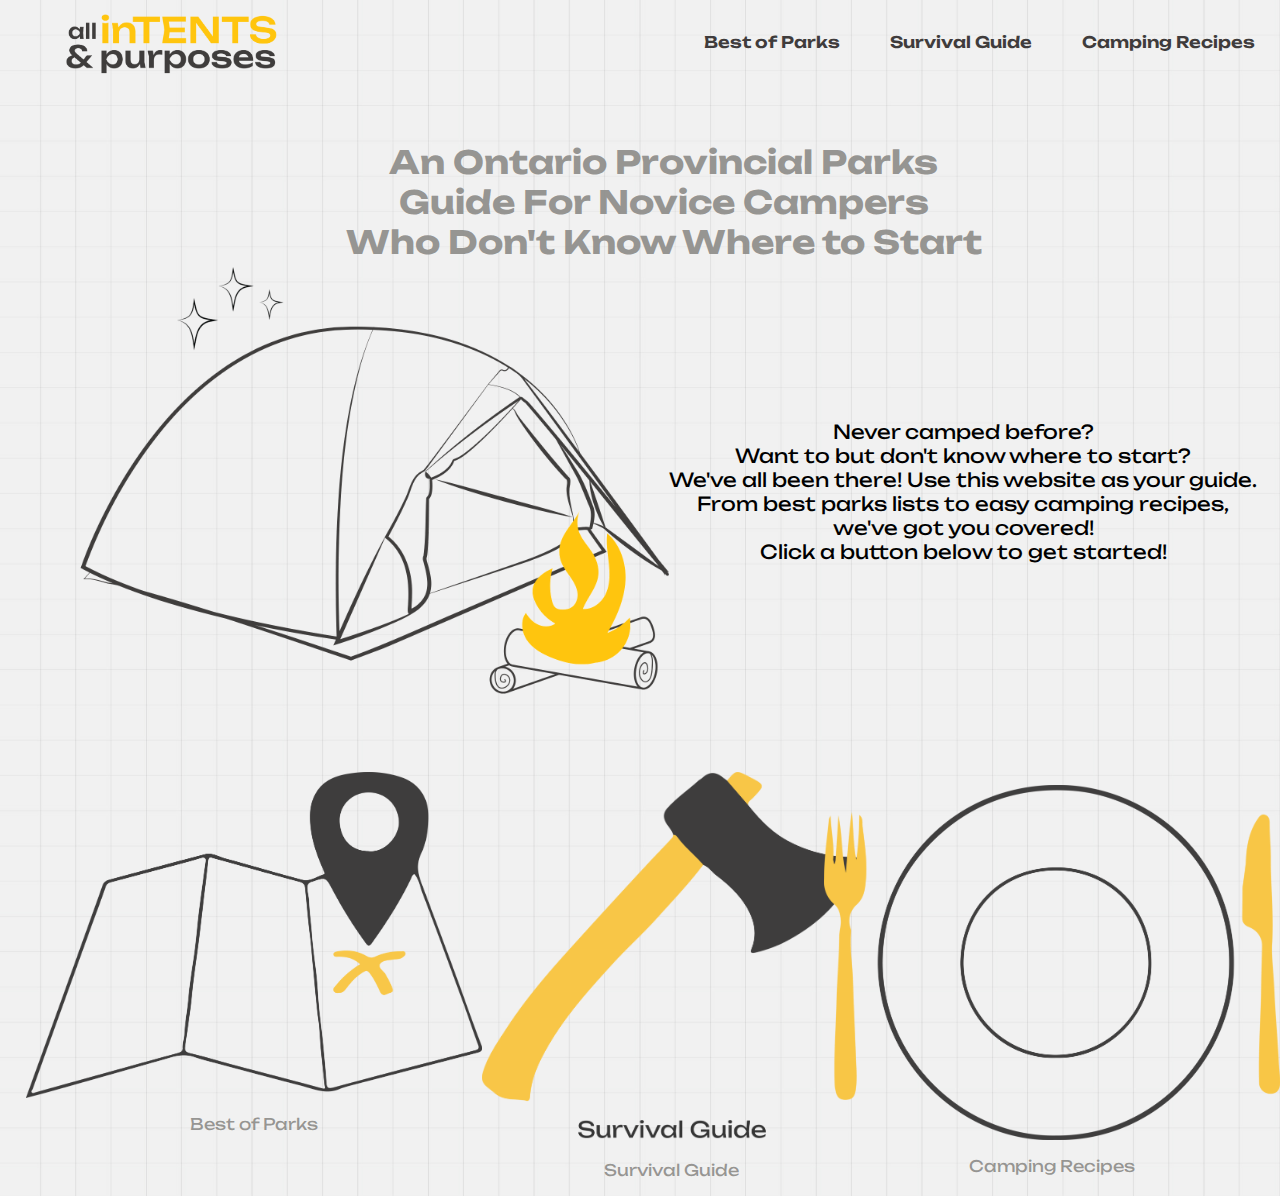
<file: index.html>
<html lang="en">
<head>
    <meta charset="UTF-8">
    <meta http-equiv="X-UA-Compatible" content="IE=edge">
    <meta name="viewport" content="width=device-width, initial-scale=1.0">
    <title>HOME</title>
    <link rel="stylesheet" href="./style.css">
    <link rel="icon" href="Images/Icon.png">
</head>

<body>

    <body>
        <div class="hero">
            <nav>
                <h2 class="LOGO"> <a href="../index.html"> <img src="Images/LOGO.png" alt="All Intents and Purposes Logo"  width="125%"><a href="index.html"></a> </h2>
                <ul>
                    <li> <a href="html/bestofparks.html">Best of Parks</a></li>
                    <li> <a href="html/survivalguide.html">Survival Guide</a></li>
                    <li> <a href="html/campingrecipes.html">Camping Recipes</a></li>
                </ul>
            </nav>
            </div>
        <br> <br>
        <h1> An Ontario Provincial Parks <br> Guide For Novice Campers <br> Who Don't Know Where to Start </h1>        
    </div>
    <br><br><br><br><br><br>
    

 
    <section class="intro2">
        <div class="introd tentimg"> <img src="Images/tent.gif" width="100%"  alt="tent.gif"></div>  
        <div class="introd text"> <h3> </h3><br>Never camped before? <br>Want to but don't know where to start? <br> We've all been there! Use this website as your guide. 
            <br>From best parks lists to easy camping recipes, <br> we've got you covered! <br> Click a button below to get started! </div>
    </section>
    

<div>
<section class="main-buttons"> 
    <div class="button parent1"> <a id="img" href="html/bestofparks.html"> <img id="img" src="Images/button icons-03.png" alt="map" > <p id="label"> Best of Parks </p></div></a>
    <div class="button parent2"> <a id="img" href="html/survivalguide.html"><img id="img" src="Images/button icons-04.png" alt="axe"> <p id="label"> Survival Guide </p></div></a>
    <div class="button parent3"> <a id="img" href="html/campingrecipes.html"><img id="img" src="Images/button icons-05.png" alt="plate"> <p id="label"> Camping Recipes</p></div></a>
</section>
</div>


    
<script src="https://code.jquery.com/jquery-3.6.3.min.js" integrity="sha256-pvPw+upLPUjgMXY0G+8O0xUf+/Im1MZjXxxgOcBQBXU=" crossorigin="anonymous"></script>
<script src="javascript/index.js"></script>
    
</body>
</html>
</file>
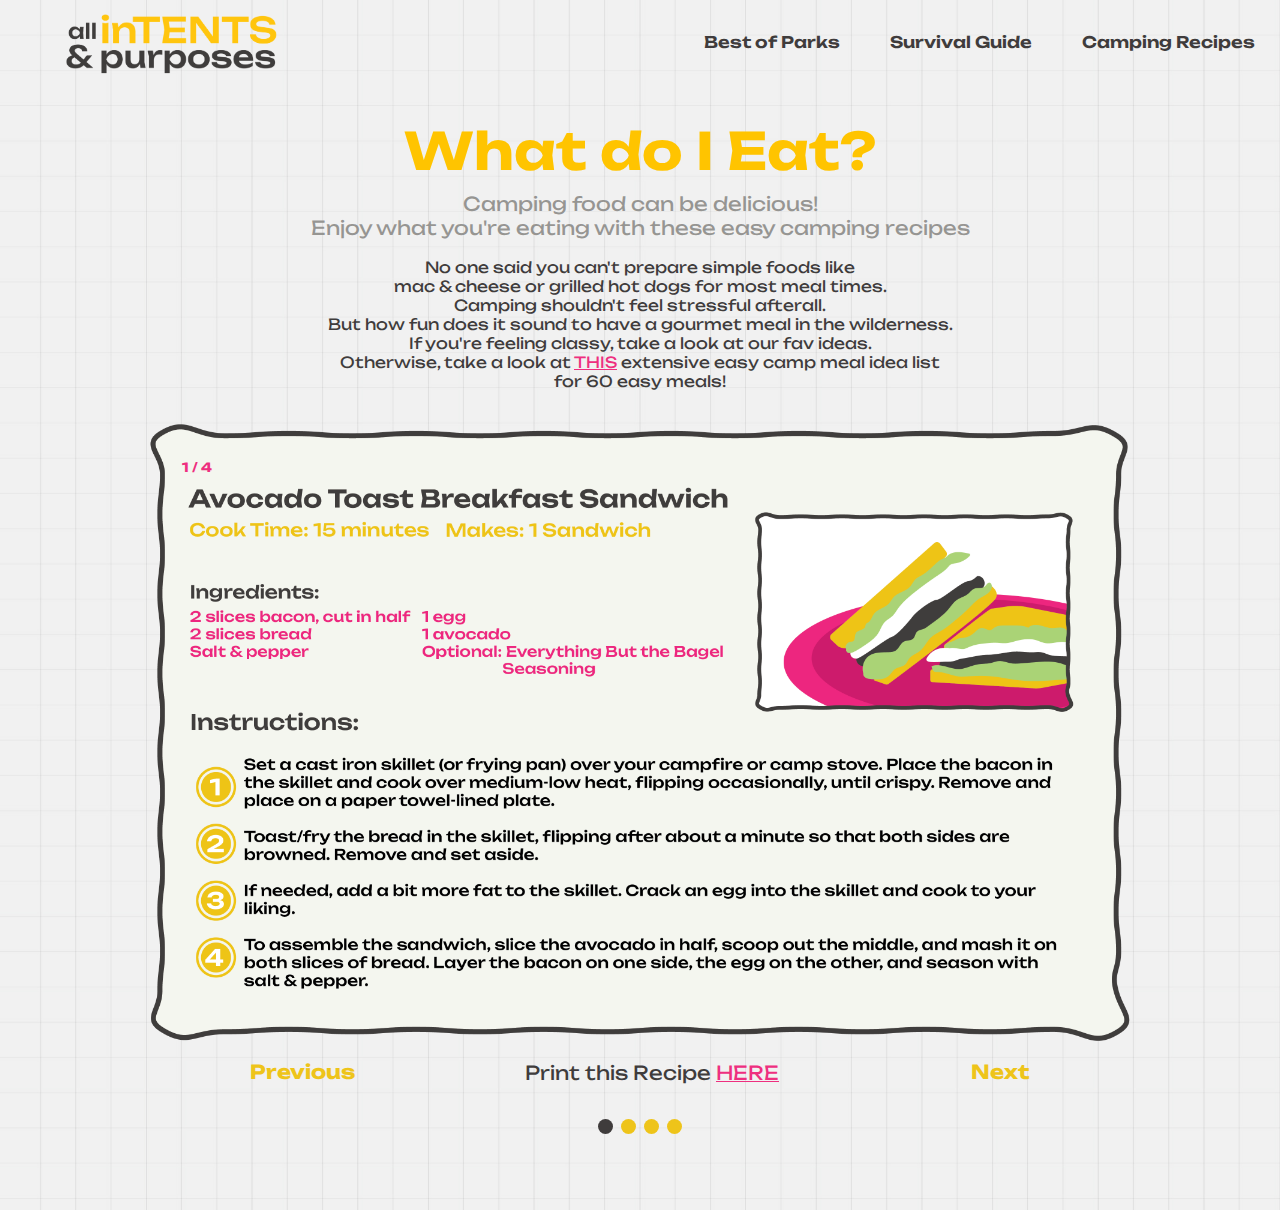
<file: html/campingrecipes.html>
<html lang="en">
<head>
    <meta charset="UTF-8">
    <meta http-equiv="X-UA-Compatible" content="IE=edge">
    <meta name="viewport" content="width=device-width, initial-scale=1.0">
    <title>Camping Recipes</title>
    <link rel="stylesheet" href="../css/recipes.css">
    <link rel="icon" href="../Images/Icon.png">
</head>
<body>
    
    <div class="hero">
        <nav>
            <h2 class="LOGO"> <a href="../index.html"> <img src="../Images/LOGO.png" alt="All Intents and Purposes Logo"  width="125%"><a href="index.html"></a> </h2>
            <ul>
                <li> <a href="../html/bestofparks.html">Best of Parks</a></li>
                <li> <a href="../html/survivalguide.html">Survival Guide</a></li>
                <li> <a href="../html/campingrecipes.html">Camping Recipes</a></li>
            </ul>
        </nav>
        </div>




<h1> What do I Eat? </h1>
<h4> Camping food can be delicious!<br> Enjoy what you're eating with these easy camping recipes </h4>
<br>
<h5> No one said you can't prepare simple foods like <br> mac & cheese or grilled hot dogs for most meal times. <br> Camping shouldn't feel stressful afterall. <br> But how fun does it sound to have a gourmet meal in the wilderness. <br> If you're feeling classy, take a look at our fav ideas. <br> Otherwise, take a look at <a target="_target" href="https://www.takethetruck.com/blog/easy-camping-food">THIS</a> extensive easy camp meal idea list <br> for 60 easy meals!  </h5>

<div class="slideshow-container">

    <div class="mySlides fade">
      <div class="numbertext">1 / 4</div>
      <img src="../Images/recipe cards-01.png" style="width:100%">
      <div class="text">Print this Recipe <a target="_blank" href="https://www.freshoffthegrid.com/wprm_print/8610">HERE</a></div>
    </div>
  
    <div class="mySlides fade">
      <div class="numbertext">2 / 4</div>
      <img src="../Images/recipe cards-02.png" style="width:100%">
      <div class="text">Print this Recipe <a target="_blank" href="https://www.bowlofdelicious.com/wprm_print/22890">HERE</a></div>
    </div>
  
    <div class="mySlides fade">
      <div class="numbertext">3 / 4</div>
      <img src="../Images/recipe cards-03.png" style="width:100%">
      <div class="text">Print this Recipe <a target="_blank" href="https://champagne-tastes.com/wprm_print/50749/">HERE</a></div>
    </div>

    <div class="mySlides fade">
        <div class="numbertext">4 / 4</div>
        <img src="../Images/recipe cards-04.png" style="width:100%">
        <div class="text">Print this Recipe <a target="_blank" href="https://theadventurebite.com/wprm_print/22293">HERE</a></div>
    </div>
  
    <a class="prev" onclick="plusSlides(-1)">Previous</a>
    <a class="next" onclick="plusSlides(1)">Next</a>
  </div>
  <br>
  
  <div style="text-align:center">
    <span class="dot" onclick="currentSlide(1)"></span>
    <span class="dot" onclick="currentSlide(2)"></span>
    <span class="dot" onclick="currentSlide(3)"></span>
    <span class="dot" onclick="currentSlide(4)"></span>
  </div>

<br>
<br>
<br>
<br>

<script src="https://code.jquery.com/jquery-3.6.3.min.js" integrity="sha256-pvPw+upLPUjgMXY0G+8O0xUf+/Im1MZjXxxgOcBQBXU=" crossorigin="anonymous"></script>
<script src="../javascript/recipes.js"></script>
</body>
</html>
</file>
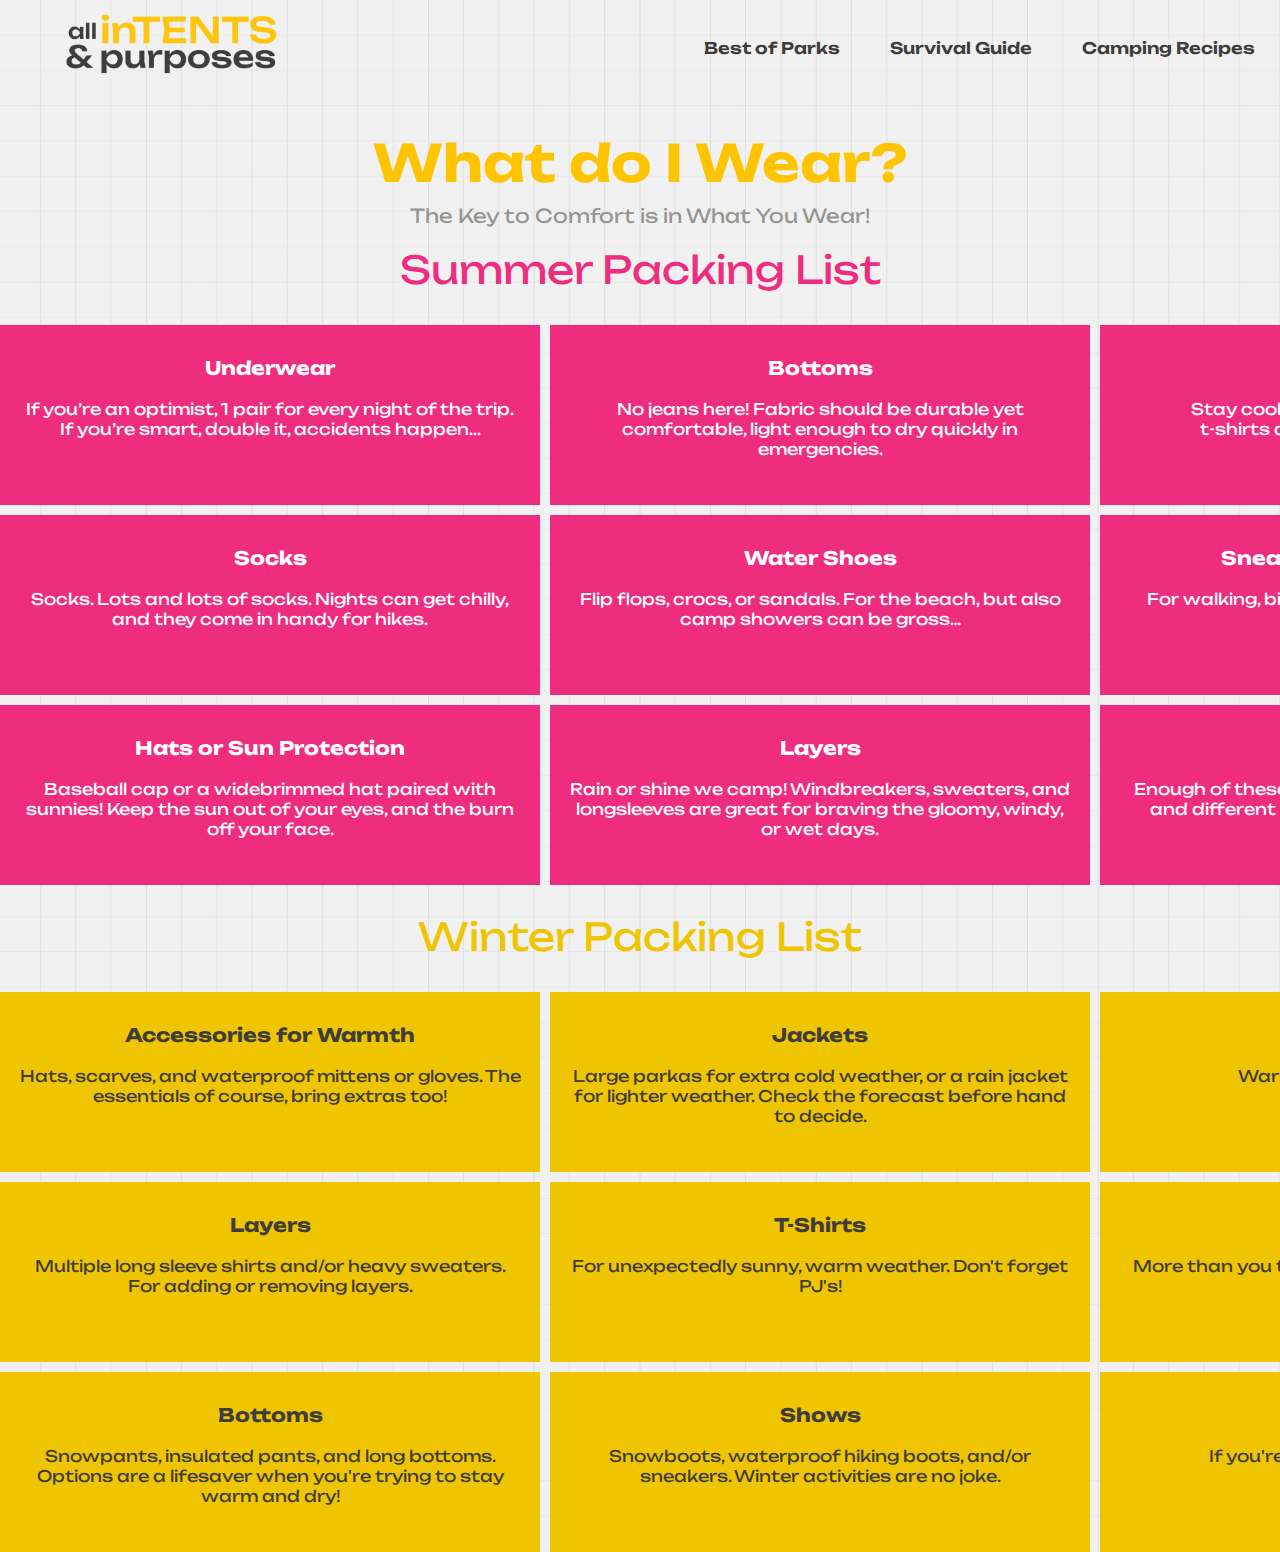
<file: html/clothes.html>
<html lang="en">
<head>
    <meta charset="UTF-8">
    <meta http-equiv="X-UA-Compatible" content="IE=edge">
    <meta name="viewport" content="width=device-width, initial-scale=1.0">
    <title>What do I Wear?</title>
    <link rel="stylesheet" href="../css/clothes.css">
    <link rel="icon" href="../Images/Icon.png">
</head>
<body>
    
    <div class="hero">
        <nav>
            <h2 class="LOGO"> <a href="../index.html"> <img src="../Images/LOGO.png" alt="All Intents and Purposes Logo"  width="125%"><a href="index.html"></a> </h2>
            <ul>
                <li> <a href="../html/bestofparks.html">Best of Parks</a></li>
                <li> <a href="../html/survivalguide.html">Survival Guide</a></li>
                <li> <a href="../html/campingrecipes.html">Camping Recipes</a></li>
            </ul>
        </nav>
        </div>

<h1> What do I Wear? </h1>
<h4> The Key to Comfort is in What You Wear!</h4>
<br>


<h2> Summer Packing List</h2>
<section class="summer-list"style="grid-template-columns: repeat(3, 1fr);">
<div class="item"> <h3>Underwear</h3><p>If you’re an optimist, 1 pair for every night of the trip. 
    If you’re smart, double it, accidents happen...
    </p></div>
<div class="item"> 
    <h3>Bottoms</h3> 
    <p>No jeans here! Fabric should be durable yet comfortable, light enough to dry quickly in emergencies.</p>
</div>
<div class="item"> 
    <h3>Shirts</h3> 
    <p>Stay cool and dry with sweat wicking <br> t-shirts and tanks. Don't forget PJ's!</p>
</div>
<div class="item"> 
    <h3>Socks</h3> 
    <p>Socks. Lots and lots of socks. Nights can get chilly, and they come in handy for hikes.</p>
</div>
<div class="item"> 
    <h3>Water Shoes</h3> 
    <p>Flip flops, crocs, or sandals. For the beach, but also camp showers can be gross…</p>
</div>
<div class="item"> 
    <h3>Sneakers or Hiking Shoes</h3> 
    <p>For walking, biking, or puddle jumping. It can get muddy, fast.</p>
</div>
<div class="item"> 
    <h3>Hats or Sun Protection</h3> 
    <p>Baseball cap or a widebrimmed hat paired with sunnies! Keep the sun out of your eyes, and the burn off your face.</p>
</div>
<div class="item"> 
    <h3>Layers</h3> 
    <p>Rain or shine we camp! Windbreakers, sweaters, and longsleeves are great for braving the gloomy, windy, or wet days.</p>
</div>
<div class="item"> <h3> Swimsuits</h3> <p>Enough of these for drying time in between swims and different looks for those instagram posts!</p></div>
</section>
<br> <br> <br>

<h2 id="winter"> Winter Packing List</h2>
<section class="winter-list"style="grid-template-columns: repeat(3, 1fr);">
    <div class="item2"> 
        <h3>Accessories for Warmth</h3> 
        <p>Hats, scarves, and waterproof mittens or gloves. The essentials of course, bring extras too!
            </p>
    </div>
    <div class="item2"> 
        <h3>Jackets</h3> 
        <p> Large parkas for extra cold weather, or a rain jacket for lighter weather. Check the forecast before hand to decide.
            </p>
    </div>

    <div class="item2"> 
        <h3>Wool Socks</h3> 
        <p> Warm feet = happy camper.  <br> Pack.   Lots.
            </p>
    </div>

    <div class="item2"> 
        <h3>Layers</h3> 
        <p> Multiple long sleeve shirts and/or heavy sweaters. For adding or removing layers. 
            </p>
    </div>
    
    <div class="item2"> 
        <h3>T-Shirts</h3> 
        <p> For unexpectedly sunny, warm weather. Don't forget PJ's!</p>
    </div>

    <div class="item2"> 
        <h3>Underwear</h3> 
        <p> More than you think you need! Accidents happen...</p>
    </div>
    <div class="item2"> 
        <h3>Bottoms</h3> 
        <p> Snowpants, insulated pants, and long bottoms. Options are a lifesaver when you're trying to stay warm and dry!</p>
    </div>
    
    <div class="item2"> 
        <h3>Shows</h3> 
        <p> Snowboots, waterproof hiking boots, and/or sneakers. Winter activities are no joke.</p>
    </div>

    <div class="item2"> 
        <h3>A Swimsuit</h3> 
        <p> If you're feeling brave, or immortal.</p>
    </div></section>




<script src="https://code.jquery.com/jquery-3.6.3.min.js" integrity="sha256-pvPw+upLPUjgMXY0G+8O0xUf+/Im1MZjXxxgOcBQBXU=" crossorigin="anonymous"></script>
<script src="../javascript/clothes.js">
</script>
</body>
</html>
</file>
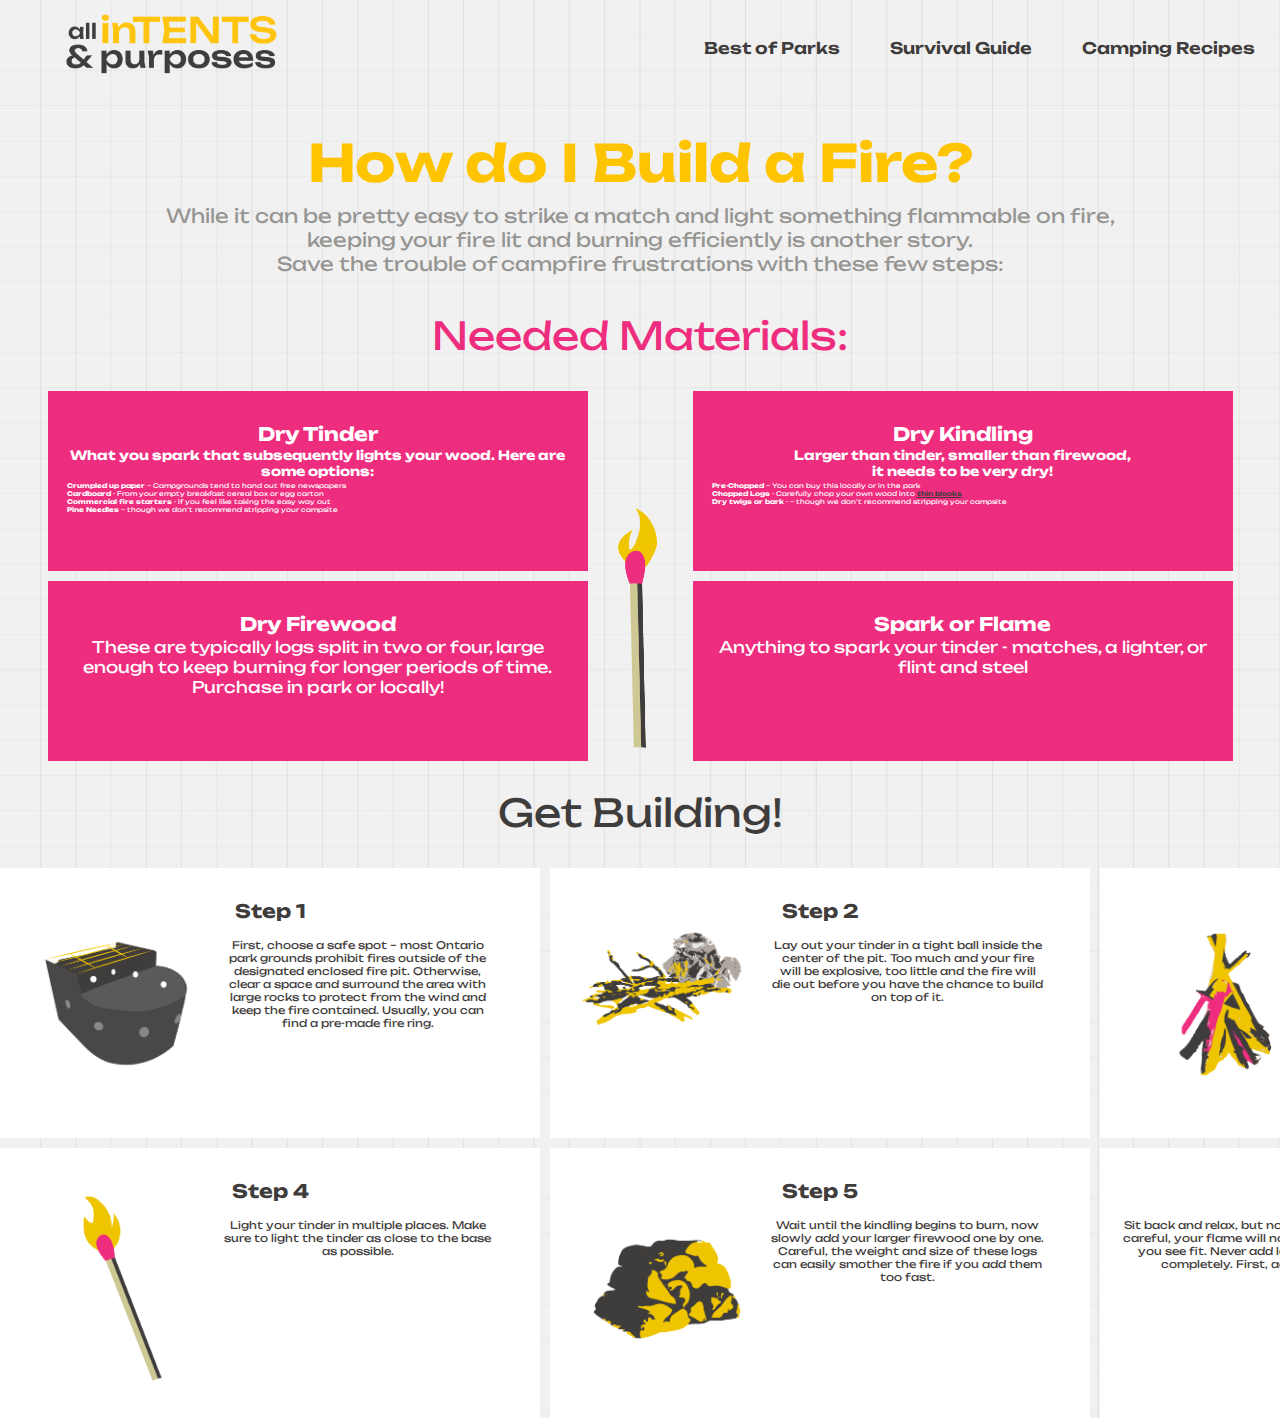
<file: html/fire.html>
<html lang="en">
<head>
    <meta charset="UTF-8">
    <meta http-equiv="X-UA-Compatible" content="IE=edge">
    <meta name="viewport" content="width=device-width, initial-scale=1.0">
    <title>Fire Safety</title>
    <link rel="stylesheet" href="../css/fire.css">
    <link rel="icon" href="../Images/Icon.png">
</head>
<body>
    
    <div class="hero">
        <nav>
            <h2 class="LOGO"> <a href="../index.html"> <img src="../Images/LOGO.png" alt="All Intents and Purposes Logo"  width="125%"><a href="index.html"></a> </h2>
            <ul>
                <li> <a href="../html/bestofparks.html">Best of Parks</a></li>
                <li> <a href="../html/survivalguide.html">Survival Guide</a></li>
                <li> <a href="../html/campingrecipes.html">Camping Recipes</a></li>
            </ul>
        </nav>
        </div>

<h1> How do I Build a Fire?</h1>
<h4>While it can be pretty easy to strike a match and light something flammable on fire, <br> keeping your fire lit and burning efficiently is another story. <br> Save the trouble of campfire frustrations with these few steps:</h4>

<img id="match" src="../Images/match2.gif" alt="match">

<br><br>
<h2> Needed Materials: </h2>

<section class="material-list"style="grid-template-columns: repeat(2, 1fr);">
<div class="item"> <h3>Dry Tinder</h3><p> <dt id="materials"><strong id="title2"> What you spark that subsequently lights your wood. Here are some options:
 </strong> </dt">
    <dl id="materials2"><strong>Crumpled up paper </strong> – Campgrounds tend to hand out free newspapers </dl>
    <dl id="materials2"> <strong>Cardboard</strong> - From your empty breakfast cereal box or egg carton  </dl>
    <dl id="materials2"><strong>Commercial fire starters </strong> - if you feel like taking the easy way out </dl>
    <dl id="materials2"> <strong>Pine Needles</strong> – though we don’t recommend stripping your campsite</dl>
    </p></div>
    <div class="item"> <h3>Dry Kindling</h3><p> <dt id="materials"><strong id="title2"> Larger than tinder, smaller than firewood, <br> it needs to be very dry!
    </strong> </dt">
       <dl id="materials2"><strong>Pre-Chopped</strong> – You can buy this locally or in the park</dl>
       <dl id="materials2"> <strong>Chopped Logs</strong> - Carefully chop your own wood into <a target="_blank" href="https://www.fiskars.com/en-us/gardening-and-yard-care/ideas-and-how-tos/wood-preparing/the-art-of-kindling#:~:text=How%20to%20cut,thinner%20and%20thinner.">thin blocks</a> </dl>
       <dl id="materials2"><strong>Dry twigs or bark </strong> - – though we don’t recommend stripping your campsite </dl>
       </p></div>
</div>
<div class="item"> 
    <h3>Dry Firewood</h3> 
    <p>These are typically logs split in two or four, large enough to keep burning for longer periods of time. Purchase in park or locally! </p>
</div>
<div class="item"> 
    <h3>Spark or Flame</h3> 
    <p>Anything to spark your tinder - matches, a lighter, or flint and steel</p>
</div> 
</section>

<br>
<br>
<br>

<h2 id="build"> Get Building!</h2>

<section class="instructions"style="grid-template-columns: repeat(3, 1fr);">
<div class="item2"> 
    <h3>Step 1</h3> 
    <br>
    <img id="img1" src="../Images/howto-01.png" alt="firepit">
    <p id="steps">First, choose a safe spot – most Ontario park grounds prohibit fires outside of the designated enclosed fire pit. Otherwise, clear a space and surround the area with large rocks to protect from the wind and keep the fire contained. Usually, you can find a pre-made fire ring.  </p>
</div>

<div class="item2"> 
    <h3>Step 2</h3> 
    <br>
    <img id="img1" src="../Images/howto-02.png" alt="firepit">
    <p id="steps">Lay out your tinder in a tight ball inside the center of the pit. Too much and your fire will be explosive, too little and the fire will die out before you have the chance to build on top of it. </p>
</div>

<div class="item2"> 
    <h3>Step 3</h3> 
    <br>
    <img id="img1" src="../Images/howto-03.png" alt="firepit">
    <p id="steps">Add the kindling in a teepee formation around the tinder. With a wider circular base tilted inwards. All of the kindling should meet at a center axis, this should be the tallest point of the structure. 
    </p>
</div>

<div class="item2"> 
    <h3>Step 4</h3> 
    <img id="img1" src="../Images/match.gif" alt="firepit">
    <br>
    <p id="steps">Light your tinder in multiple places. Make sure to light the tinder as close to the base as possible. </p>
</div>

<div class="item2"> 
    <h3>Step 5</h3> 
    <br>
    <img id="img1" src="../Images/howto-07.png" alt="firepit">
    <p id="steps">Wait until the kindling begins to burn, now slowly add your larger firewood one by one. Careful, the weight and size of these logs can easily smother the fire if you add them too fast. 
    </p>
</div>

<div class="item2"> 
    <h3>Step 6</h3> 
    <br>
    <p id="steps">Sit back and relax, but not too much. A good fire needs tending to. If you’re careful, your flame will not die out until you want it to. Keep adding logs as you see fit. Never add large logs to a dying fire, you'll risk smothering it completely. First, add more kindling, then add more large wood. 
    </p>
</div>


<script src="https://code.jquery.com/jquery-3.6.3.min.js" integrity="sha256-pvPw+upLPUjgMXY0G+8O0xUf+/Im1MZjXxxgOcBQBXU=" crossorigin="anonymous"></script>
<script src="../javascript/fire.js"></script>

</body>
</html>
</file>
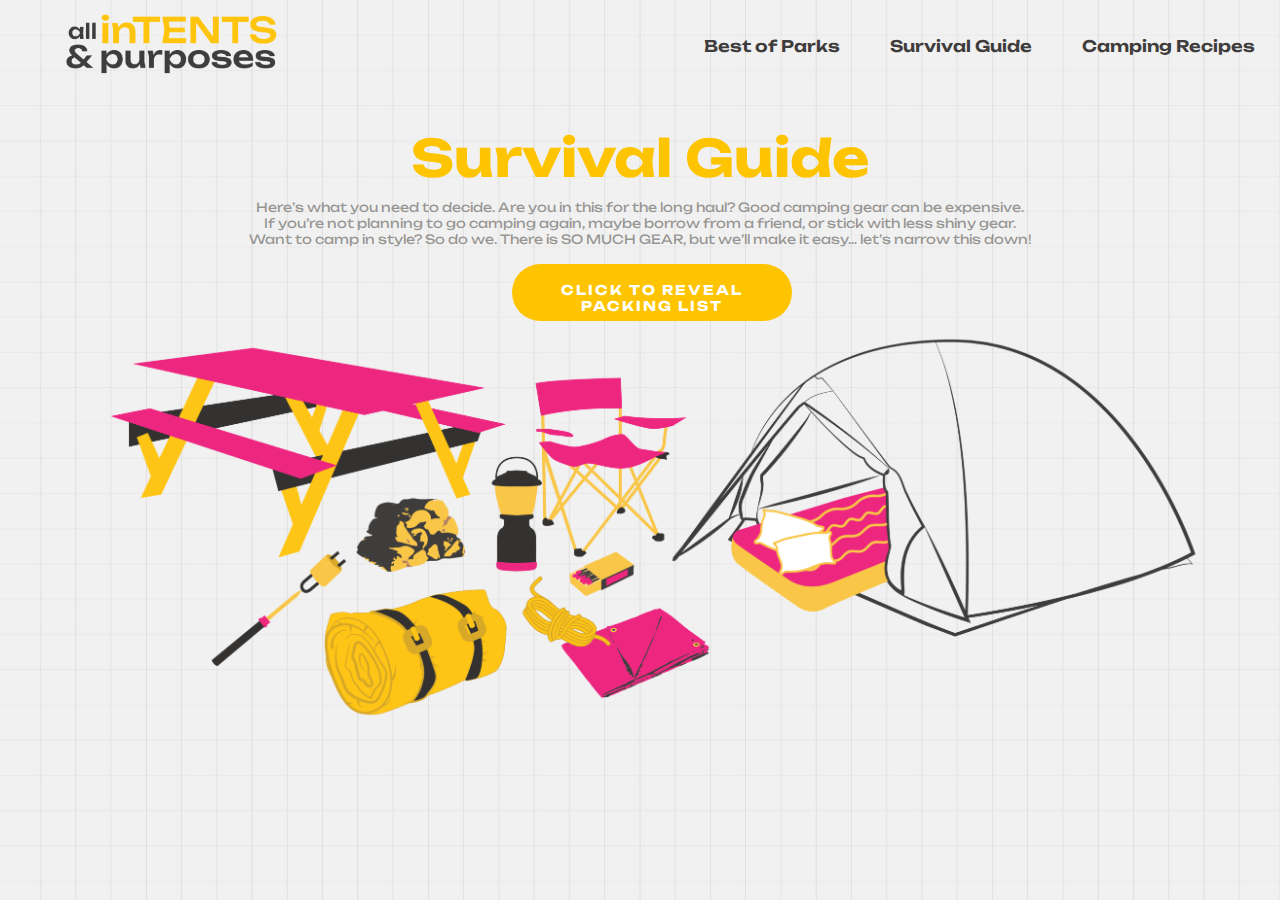
<file: html/pack.html>
<html lang="en">
<head>
    <meta charset="UTF-8">
    <meta http-equiv="X-UA-Compatible" content="IE=edge">
    <meta name="viewport" content="width=device-width, initial-scale=1.0">
    <title>What do I Pack?</title>
    <link rel="stylesheet" href="../css/pack.css">
    <link rel="icon" href="../Images/Icon.png">

</head>
<body>
    <div class="hero">
        <nav>
            <h2 class="LOGO"> <a href="../index.html"> <img src="../Images/LOGO.png" alt="All Intents and Purposes Logo"  width="125%"><a href="index.html"></a> </h2>
            <ul>
                <li> <a href="../html/bestofparks.html">Best of Parks</a></li>
                <li> <a href="../html/survivalguide.html">Survival Guide</a></li>
                <li> <a href="../html/campingrecipes.html">Camping Recipes</a></li>
            </ul>
        </nav>
        </div>

<h1> Survival Guide </h1>
<h4> Here’s what you need to decide. Are you in this for the long haul? Good camping gear can be expensive. <br> If you’re not planning to go camping again, maybe borrow from a friend, or stick with less shiny gear. <br> Want to camp in style? So do we. There is SO MUCH GEAR, but we’ll make it easy… let’s narrow this down!
</h4>

<div>
<button onclick="myFunction()">CLICK TO REVEAL <br> PACKING LIST</button>
<div id="images">
<img src="../Images/gear-01.png" alt="gear" class="gear-1" >

<div id="gear-map">
  <?xml version="1.0" encoding="UTF-8"?>
<svg id="Layer_1" data-name="Layer 1" xmlns="http://www.w3.org/2000/svg" viewBox="0 0 1713.77 692.65" >
  <defs>
    <style>
      .cls-1 {
        font-size: 54.38px;
      }

      .cls-1, .cls-2, .cls-3, .cls-4 {
        fill: #fff;
        font-family: Unbounded-Regular, Unbounded;
        font-variation-settings: 'wght' 400;
      }

      .cls-5 {
        fill: #ee2f7f;
      }

      .cls-6 {
        fill: #ffc616;
      }

      .cls-7 {
        fill: #333232;
      }

      .cls-2 {
        font-size: 48px;
      }

      .cls-3 {
        font-size: 51px;
      }

      .cls-4 {
        font-size: 46px;
      }

      .cls-8 {
        stroke: #ee2f7f;
      }

      .cls-8, .cls-9, .cls-10 {
        fill: none;
        stroke-miterlimit: 10;
        stroke-width: 4px;
      }

      .cls-9 {
        stroke: #ffc616;
      }

      .cls-10 {
        stroke: #333232;
      }
    </style>
  </defs>
  
  <g><a href="#modal-one">
    <circle class="cls-5" cx="1663.15" cy="292.38" r="40.46"/>
    <circle class="cls-8" cx="1663.15" cy="292.38" r="48.62"/>
    <text class="cls-1" transform="translate(1650.35 312.58)"><tspan x="0" y="0">1</tspan></text>
  </a></g>
  
 <g><a href="#modal-two">
    <circle class="cls-5" cx="1199.26" cy="533.51" r="40.46"/>
    <circle class="cls-8" cx="1199.26" cy="533.51" r="48.62"/>
    <text class="cls-1" transform="translate(1177.43 553.71)"><tspan x="0" y="0">4</tspan></text>
  </a></g>
  <g><a href="#modal-three">
    <circle class="cls-5" cx="660.46" cy="382.85" r="40.46"/>
    <circle class="cls-8" cx="660.46" cy="382.85" r="48.62"/>
    <text class="cls-2" transform="translate(627.72 403.04)"><tspan x="0" y="0">10</tspan></text>
  </a></g>
  <g><a href="#modal-four">
    <circle class="cls-5" cx="241.65" cy="642.03" r="40.46"/>
    <circle class="cls-8" cx="241.65" cy="642.03" r="48.62"/>
    <text class="cls-1" transform="translate(219.22 662.23)"><tspan x="0" y="0">6</tspan></text>
  </a></g>
  <g><a href="#modal-five">
    <circle class="cls-5" cx="429.87" cy="315.73" r="40.46"/>
    <circle class="cls-8" cx="429.87" cy="315.73" r="48.62"/>
    <text class="cls-1" transform="translate(406.65 335.93)"><tspan x="0" y="0">8</tspan></text>
  </a></g>
  <g><a href="#modal-six">
    <circle class="cls-6" cx="789.68" cy="91.08" r="40.46"/>
    <circle class="cls-9" cx="789.68" cy="91.08" r="48.62"/>
    <text class="cls-1" transform="translate(768.23 111.28)"><tspan x="0" y="0">2</tspan></text>
  </a></g>
  <g><a href="#modal-seven">
    <circle class="cls-6" cx="345.35" cy="50.62" r="40.46"/>
    <circle class="cls-9" cx="345.35" cy="50.62" r="48.62"/>
    <text class="cls-1" transform="translate(326.21 70.82)"><tspan x="0" y="0">7</tspan></text>
  </a></g>
  <g><a href="#modal-eight">
    <circle class="cls-6" cx="50.62" cy="593.41" r="40.46"/>
    <circle class="cls-9" cx="50.62" cy="593.41" r="48.62"/>
    <text class="cls-3" transform="translate(26.6 613.61)"><tspan x="0" y="0">11</tspan></text>
  </a></g>
  <g><a href="#modal-nine">
    <circle class="cls-7" cx="1145.67" cy="345.08" r="40.46"/>
    <circle class="cls-10" cx="1145.67" cy="345.08" r="48.62"/>
    <text class="cls-1" transform="translate(1123.81 365.28)"><tspan x="0" y="0">3</tspan></text>
  </a> </g>
  <g><a href="#modal-ten">
    <circle class="cls-7" cx="927.19" cy="611.85" r="40.46"/>
    <circle class="cls-10" cx="927.19" cy="611.85" r="48.62"/>
    <text class="cls-1" transform="translate(906.12 632.05)"><tspan x="0" y="0">5</tspan></text>
  </a></g>
  <g><a href="#modal-eleven">
    <circle class="cls-7" cx="649.81" cy="529.13" r="40.46"/>
    <circle class="cls-10" cx="649.81" cy="529.13" r="48.62"/>
    <text class="cls-1" transform="translate(627.38 549.33)"><tspan x="0" y="0">9</tspan></text>
  </a></g>
  <g><a href="#modal-twelve">
    <circle class="cls-7" cx="827.17" cy="392.89" r="40.46"/>
    <circle class="cls-10" cx="827.17" cy="392.89" r="48.62"/>
    <text class="cls-4" transform="translate(798.19 413.09)"><tspan x="0" y="0">12</tspan></text>
  </a></g>
</svg>
</div>
</div>
<section>
 
  <div>
    <a href="#modal-one" class="btn openbtn" onclick="event.preventDefault(hidden);"></a>
    <div class="modal" id="modal-one">
      <div class="modal-content-1">
        <a class="close modal-one" href="#">&times;</a>
        <h2> Tent </h2>
        <p> The tent for you varies based on <strong>your</strong> needs. Group size, budget, and desired shape are all factors. Here are our faves:<br> 
          <dl>
            <dt><strong id="title">Single Person</strong> </dt>
            <dd><strong> Big Agnes Copper Spur HV UL1: </strong><br>The best three season single camper tent. Spacious enough for you and your stuff, keeping you protected from the elements. It’s ultra-light for out-tripping and easy to pitch. Read more about it and buy it online 
            <a target="_blank" href="https://www.rei.com/product/164192/big-agnes-copper-spur-hv-ul1-tent?cm_mmc=aff_AL-_-3184-_-186638-_-NA&avad=186638_f2e526c91">here.</a> </dd>
            
            <br><dt><strong id="title">Small Group (2-4)</strong> </dt>
            <dd><strong> REI Co-op Kingdom 4: </strong><br>A deep and tall option when you’re camping with your buddies with plenty of space for all of your gear. Keeps you protected for three seasons from the elements and the critters. Strategic color coding for those of us that have trouble following setup instructions. Intrigued yet? Buy it
            <a target="_blank" href="https://www.rei.com/product/147957/rei-co-op-kingdom-4-tent?cm_mmc=aff_AL-_-2075-_-2435-_-NA&avad=2435_a2e543ca5">here!</a> </dd>
            
            <br><dt><strong id="title">Large Group (5-6)</strong> </dt>
            <dd><strong> Big Agnes Big House 6: </strong><br>Travelling with the kiddos? Why not pack a portable palace. With lots of head room, and floor space, the Big Agnes will keep you cozy with maximum air flow. This well crafted tent will age well as your family grows. Sounds pretty good right, take a 
            <a target="_blank" href="https://www.backcountry.com/big-agnes-big-house-deluxe-tent-6-person-3-season?avad=52463_a2e5444e9&SharedId=52463_a2e5444e9&utm_medium=Affiliate&utm_source=www.switchbacktravel.com&utm_campaign=Custom+Link&utm_term=Content">look!</a> </dd>
            
          </dl>
        
        
        </p>
          <br>
    </div>
  </div>

  <div>
    <a href="#modal-two" class="btn openbtn" onclick="event.preventDefault(hidden);"></a>
    <div class="modal" id="modal-two">
      <div class="modal-content">
        <a class="close modal-one" href="#">&times;</a>
        <h2> Mattress </h2>
        <p> When you think of camping, a good nights rest is probably not the first thing that comes to mind. <a target="_blank" href="https://decideoutside.com/is-an-air-mattress-good-for-camping/#:~:text=Protection%20From%20Rocks%20and%20Roots">Rocks and roots in your back </a> and scary noises outside don't need to have this effect with the right <a target="_blank" href="https://www.travelandleisure.com/style/shopping/best-air-mattress-for-camping">air mattress.</a>  Be careful though, not all mattresses will work for your tent in terms of size. Invest in a good one right off the bat! There is nothing worse than getting to your site and realizing your air mattress is filled with holes. That and forgetting an electric or manual air pump. </p>
        <p> Some people opt for <a target="_blank" href="https://www.cleverhiker.com/best-sleeping-pads">thermorests.</a> Especially good for out-tripping- they're light and compact, and easily inflate with your own breath. Though they're not for the faint of heart, memory foam lovers beware!   </p> 
          <br>
    </div>
  </div>

  <div>
    <a href="#modal-three" class="btn openbtn" onclick="event.preventDefault(hidden);"></a>
    <div class="modal" id="modal-three">
      <div class="modal-content-3">
        <a class="close modal-one" href="#">&times;</a>
        <h2> Light Source </h2>
        <p> <a target="_blank" href="https://www.switchbacktravel.com/best-camping-lanterns">Lanterns</a> are great for illuminating enclosed spaces like in your tent at night (we've all tried to change in the dark and failed miserably), or all huddled around a board game in the dark. 
          <br><br> <a target="_blank" href="https://www.switchbacktravel.com/best-headlamps">Headlamps</a> and 
          <a target="_blank" href="https://coolofthewild.com/best-camping-flashlights/">handheld flashlights</a>
           are great for last minute trips to the washroom before bed. It is always a good idea to choose a light source that has long range, good battery life, and is water resistant. </p>
        <br>
    </div>
  </div>

  <div>
    <a href="#modal-four" class="btn openbtn" onclick="event.preventDefault(hidden);"></a>
    <div class="modal" id="modal-four">
      <div class="modal-content-10">
        <a class="close modal-one" href="#">&times;</a>
        <h2> Sleeping Bag </h2>
        <p>Think you can get away with bringing the old ratty sleeping bag from your mom's basement? Think again! <a target="_blank" href="https://www.mec.ca/en/explore/choose-your-sleeping-bag">Sleeping bags </a> are important to choose carefully. A good sleeping bag depends on the temperature you like to sleep at as well as the night time temperatures at the campground and region you choose. Here are the categories to take a look at before doing your research. <br><br> Don’t worry – we’ll link our favorites too:
          <dl id="dl2"><strong id="title2">Shape</strong>
            <dt> <a target="_blank" href="https://www.rei.com/product/185259/rei-co-op-siesta-hooded-25-sleeping-bag?cm_mmc=aff_AL-_-221825-_-278397-_-NA&avad=278397_c2e58eaed">Rectangular</a> <br> <a target="_blank" href="https://www.rei.com/product/164850/mountain-hardwear-phantom-15-sleeping-bag?cm_mmc=aff_AL-_-5889-_-7185-_-NA&avad=7185_c2e58ec01">Mummy</a>  <br> <a target="_blank" href="https://enlightenedequipment.com/revelation-sleeping-quilt/?avad=180150_e2e57ed49">Quilted</a>  </dt>
          </dl>
          <dl id="dl2"><strong id="title2">Size</strong>
            <dt> <a target="_blank" href="https://www.rei.com/product/185188/rei-co-op-down-time-25-down-sleeping-bag-womens?cm_mmc=aff_AL-_-182133-_-231737-_-NA&avad=231737_b2e592afd">Women</a> <br> <a target="_blank" href="https://www.rei.com/product/193019/rei-co-op-kindercone-25-sleeping-bag-kids?cm_mmc=aff_AL-_-148854-_-184698-_-NA&avad=184698_d2e56432d">Kids</a>  <br> <a target="_blank" href="https://www.rei.com/product/148248/rei-co-op-magma-15-sleeping-bag-mens?cm_mmc=aff_AL-_-145262-_-180150-_-NA&avad=180150_a2e59b4a5">Unisex</a>  <br> <a target="_blank" href="">Quilted</a>  </dt>
          </dl>
          <dl id="dl2"><strong id="title2">Insulation</strong>
            <dt> <a target="_blank" href="https://www.backcountry.com/marmot-always-summer-sleeping-bag-45-degree-down?avad=217625_d2e564541&SharedId=217625_d2e564541&utm_medium=Affiliate&utm_source=www.fieldmag.com&utm_campaign=Custom+Link&utm_term=Content">Light (Summer & Spring)</a> <br> <a target="_blank" href="https://www.nemoequipment.com/products/forte-mens">Medium (Spring & Fall)</a>  <br> <a target="_blank" href="https://www.rei.com/product/187508/kelty-cosmic-0-sleeping-bag?cm_mmc=aff_AL-_-211797-_-266345-_-NA&avad=266345_c2e58f215">Heavy (Fall & Winter)</a>  </dt>
          </dl>
        </p>
        <br>
    </div>
  </div>

  <div>
    <a href="#modal-five" class="btn openbtn" onclick="event.preventDefault(hidden);"></a>
    <div class="modal" id="modal-five">
      <div class="modal-content">
        <a class="close modal-one" href="#">&times;</a>
        <h2> Firewood </h2>
        <p> What's a fire without firewood? I know what you're thinking..."I'll just bring some from home". Not so fast! <br><br> Firewood from outside the campground has a high possibility of spreading <a target="_blank" href="https://inspection.canada.ca/plant-health/invasive-species/insects/emerald-ash-borer/eng/1337273882117/1337273975030#:~:text=To%20help%20prevent%20the%20spread%20of%20EAB%2C%20the%20movement%20of%20ash%20logs%20and%20firewood%20out%20of%20regulated%20areas%20is%20restricted.%20Don%27t%20Move%20Firewood.">invasive species</a>  that are not easy to detect early on. Ontario parks <a target="_blank" href="https://www.ontarioparks.com/parksblog/planning-to-bring-your-own-firewood-to-the-park/#:~:text=Campers%20who%20bring%20firewood%20from,you%20can't%20see%20them.">prohibit</a>  the moving around of firewood and other specific natural resources. To avoid this: buy firewood and kindling locally or at the park office instead. <br><br> Fire building rookie? <a target="_blank" href="https://www.homehardware.ca/en/fast-and-clean-100-natural-firestarter-cube/p/6430367">Natural firestarters</a> will get your campfire started in no time. 
        </p>
        <button onclick="window.location.href = '../html/fire.html' " id="button3"> LEARN HOW TO BUILD A FIRE </button>

        <br>
    </div>
  </div>

  <div>
    <a href="#modal-six" class="btn openbtn" onclick="event.preventDefault(hidden);"></a>
    <div class="modal" id="modal-six">
      <div class="modal-content-6">
        <a class="close modal-one" href="#">&times;</a>
        <h2> Camp Chair </h2>
        <p> To sit on...DUH! Unless a rock or a tree trunk suffices. Most provincial parks also offer picnic tables, 1-2 per campsite. 
          <a target="_blank" href="https://www.switchbacktravel.com/best-camping-chairs">Camping chairs </a> however come in handy for the beach as well as around the campfire! 
          <br><br> Choosing a chair really comes down to a few things; use (car camping or out-tripping), size/height, and design (collapsible/foldable). 
                  There's low chairs, rockers, soops, three-leg and two-leg too! Scan through <a target="_blank" href="https://www.rei.com/learn/expert-advice/how-to-choose-a-camp-chair.html">this article</a> to decide what's best for you and your needs. </p>
        <br>
    </div>
  </div>

  <div>
    <a href="#modal-seven" class="btn openbtn" onclick="event.preventDefault(hidden);"></a>
    <div class="modal" id="modal-seven">
      <div class="modal-content-7">
        <a class="close modal-seven" href="#">&times;</a>
        <h2> Kitchen Essentials </h2>
        <p> "What do you mean you forgot to pack any plates!". Save the bickering for another time and pack all of your kitchen essentials the first time. REI hosts an extensive <a target="_blank" href="https://www.rei.com/learn/expert-advice/camp-kitchen-checklist.html">camp kitchen checklist</a>  that we highly recommend checking out. For now, here are the basics you need FOR SURE. </p>
        <dt><strong id="title2">Kitchen Essentials</strong> </dt>
            <dl id="dl3" ><strong> Camp stove and propane </strong><br>Unless you want to make slow dinners over the fire (a recommendation for morning people only!).</dl>
            <dl id="dl3"><strong> Paper plates, paper cups, and plastic cutlery </strong><br>Or tin/plastic reusables with dish soap, towels, and water basins</dl>
            <dl id="dl3"><strong> A non-electric kettle </strong><br> To boil water for dishes, hot drinks, and water cooked meals </dl>
            <dl id="dl3"><strong> One pan and one pot </strong><br> This should be adequate for most meals  </dl>
            <dl id="dl3"><strong> Cooking utensils </strong><br> A small whisk, spatula, a few sharp knives, and a wooden spoon </dl>
            <dl id="dl3"><strong> Durable plastic table cloth </strong><br> Campground picnic tables can be grimy </dl>
            <dl id="dl3"><strong> A cooler </strong><br> Well insulated and stocked full with ice</dl>     
        <br>
    </div>
  </div>

  <div>
    <a href="#modal-eight" class="btn openbtn" onclick="event.preventDefault(hidden);"></a>
    <div class="modal" id="modal-eight">
      <div class="modal-content-8">
        <a class="close modal-one" href="#">&times;</a>
        <h2> Optionals</h2>
        <p> Believe it or not, camping is more than just roughing it for a few days. You can really have some fun! Think about packing a few of the things below for your entertainment. This list also incorporates some items that may encourage camp safety. </p>
        <dt><strong id="title2"> Fun and Safety Extras </strong> </dt>
            <dl id="dl3"><strong> Metal marshmallow sticks </strong><br> For those of you who don't trust the traditional forest floor stick </dl>
            <dl id="dl3" ><strong> Reusable water bottles </strong><br> Some campgrounds may encourage water purifying drops before ingesting their water. Others recommend bringing your own water.  <br> <br> Drink powders or gels – some camp water tastes funny…</dl>
            <dl id="dl3"><strong> Sports equipment </strong><br> Bicycles, snowshoes, volleyballs, soccerballs, tennis rackets, cross country skis, paddle boards, kayaks – weather accordingly  </dl>
            <dl id="dl3"><strong> Bear barrels </strong><br> Or protective containers to keep wildlife away from your food stache (this is depending on your access to a car). Ontario parks encourage being informed about how to be a <a target="_blank" href="https://www.ontarioparks.com/parksblog/black-bear-safety/#:~:text=All%20wildlife%20attractants%20are%20best,Parks%20and%20Conservation%20Reserves%20Act.">Bear Wise Visitor</a>  before your trip. </dl>
        <br>
    </div>
  </div>

  <div>
    <a href="#modal-nine" class="btn openbtn" onclick="event.preventDefault(hidden);"></a>
    <div class="modal" id="modal-nine">
      <div class="modal-content-9">
        <a class="close modal-one" href="#">&times;</a>
        <h2> Pillow(s) </h2>
        <p> Sometimes there just isn't room to pack a pillow from home, but that doesn't mean you need to sacrifice your beauty rest. <br> <br> If you're feeling crafty, we've seen some pretty <a target="_blank" href="https://gearuphiking.com/what-to-use-as-a-pillow-when-camping/#:~:text=alternatives%20listed%20below.-,What%20To%20Use%20As%20A%20Pillow%20When%20Camping%3F,-Camping%20gear%20doesn%E2%80%99t">creative alternatives.</a> We usually stick with an <a target="_blank" href="https://www.mec.ca/en/products/camping-and-hiking/sleeping-bags-and-pillows/camp-pillows/c/1408">inflatable pillow</a> when we're feeling picky, but a bundled up sweater in a pillowcase works just fine too! </p> 
          <br>
    </div>
  </div>

  <div>
    <a href="#modal-ten" class="btn openbtn" onclick="event.preventDefault(hidden);"></a>
    <div class="modal" id="modal-ten">
      <div class="modal-content-10">
        <a class="close modal-one" href="#">&times;</a>
        <h2>  Tarp(s) </h2>
        <p>There's nothing worse than a campsite completely unsheltered from the elements. Whether your site is without shade, or unprotected from wind and rain, a tarp can help. Some tents may also lack waterproofing, a tarp can be a lifesaver for this too! We recommend having multiple large tarps, or one large one. <br><br> Tarps rely heavily on the structures (trees, poles) around your site, so every circumstance for handling a tarp varies. We know for sure that good rope, some pegs, and even some bungee cords come in handy. Watch the video below for some guidance.</p> 
          <br>
        <div class="tarpvideo"><iframe width="280" height="158" src="https://www.youtube.com/embed/OVi_TANCD-c" title="YouTube video player" frameborder="0" allow="accelerometer; autoplay; clipboard-write; encrypted-media; gyroscope; picture-in-picture; web-share" frameborder="0" scrolling="no" marginheight="0" marginwidth="0" allowfullscreen></iframe></div>
      </div>
  </div>

  <div>
    <a href="#modal-eleven" class="btn openbtn" onclick="event.preventDefault(hidden);"></a>
    <div class="modal" id="modal-eleven">
      <div class="modal-content-11">
        <a class="close modal-one" href="#">&times;</a>
        <h2> Rope </h2>
        <p> Tarps don't hold themselves up, nor do wet clothes dry themselves. Use the trees around you to pitch your rope, leaving very little give to the rope for ultimate weight capacity. <br><br> <strong>Intermediate Tip:</strong> lots of trees in provincial parks have nails poking out from past visitors. While we strongly urge you not to insert your own nails into the trees, feel free to take advantage of what is already there. These nails are helpful for keeping your rope as tight as possible. <br><br> P.S...Don't forget clothes pins!
        </p>
        <br>
    </div>
  </div>

  <div>
    <a href="#modal-twelve" class="btn openbtn" onclick="event.preventDefault(hidden);"></a>
    <div class="modal" id="modal-twelve">
      <div class="modal-content-9">
        <a class="close modal-one" href="#">&times;</a>
        <h2> Matches </h2>
        <p>Unless you're stranded with a magnifying glass and the bright sun, matches or a lighter are your best friend. While lighters tend to be easiest, it is always good to come prepared with matches in case lighter fuel runs out, or the lighter is faulty. We recommend <a target="_blank" href="https://www.mec.ca/en/product/5022-110/stormproof-matches">waterproof matches</a> just in case.</p>
        <button onclick="window.location.href = '../html/fire.html' " id="button2"> HOW TO BUILD A FIRE </button>

          <br>
    </div>
  </div>


  








</section>

<script src="https://code.jquery.com/jquery-3.6.3.min.js" integrity="sha256-pvPw+upLPUjgMXY0G+8O0xUf+/Im1MZjXxxgOcBQBXU=" crossorigin="anonymous"></script>
<script src="../javascript/pack.js"></script>
</body>
</html>
</file>
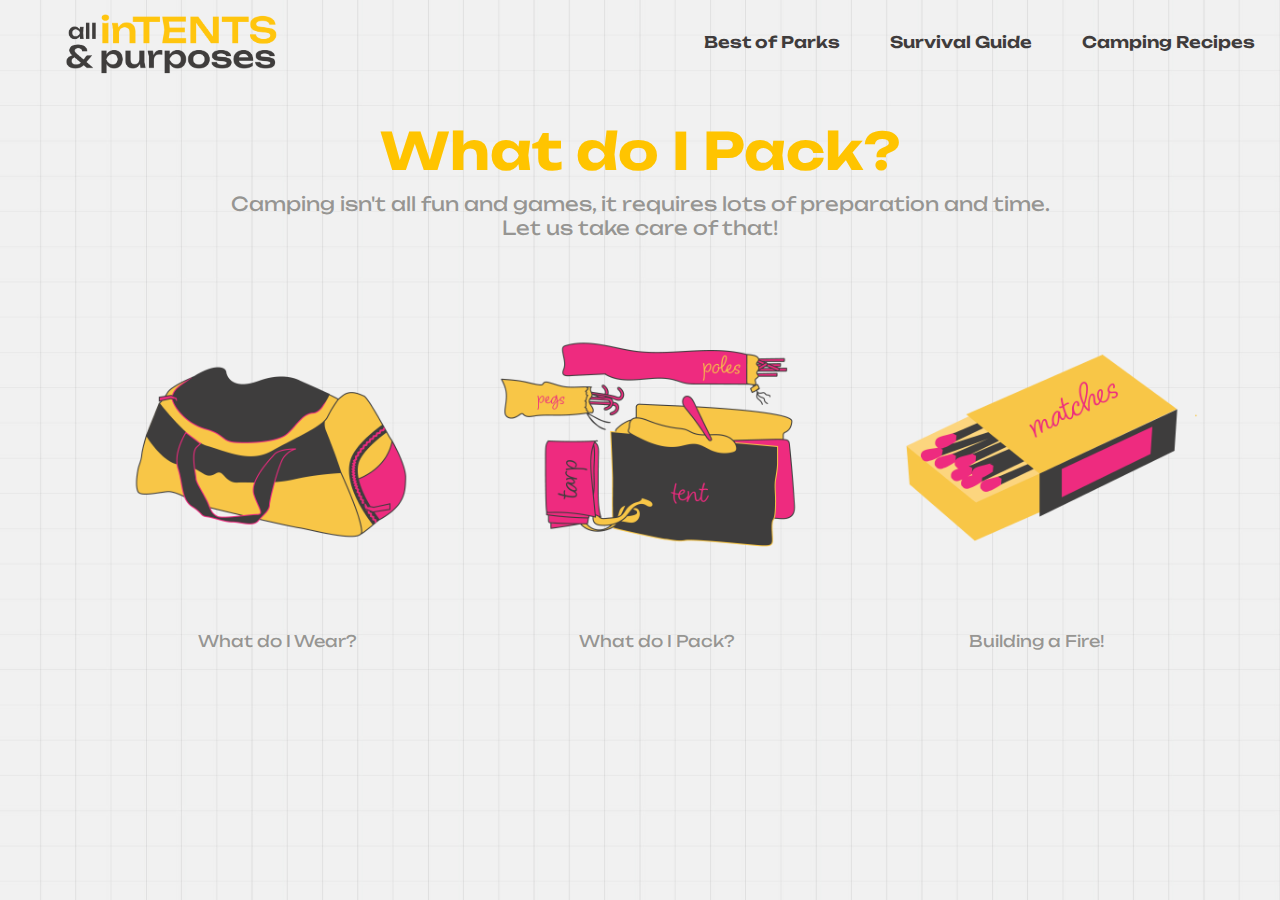
<file: html/survivalguide.html>
<html lang="en">
<head>
    <meta charset="UTF-8">
    <meta http-equiv="X-UA-Compatible" content="IE=edge">
    <meta name="viewport" content="width=device-width, initial-scale=1.0">
    <title>Survival Guide</title>
    <link rel="stylesheet" href="../css/survival.css">
    <link rel="icon" href="../Images/Icon.png">
</head>
<body>
    
    <div class="hero">
        <nav>
            <h2 class="LOGO"> <a href="../index.html"> <img src="../Images/LOGO.png" alt="All Intents and Purposes Logo"  width="125%"><a href="index.html"></a> </h2>
            <ul>
                <li> <a href="../html/bestofparks.html">Best of Parks</a></li>
                <li> <a href="../html/survivalguide.html">Survival Guide</a></li>
                <li> <a href="../html/campingrecipes.html">Camping Recipes</a></li>
            </ul>
        </nav>
        </div>

<h1> What do I Pack? </h1>
<h4> Camping isn't all fun and games, it requires lots of preparation and time. <br> Let us take care of that! </h4>

<div>
    <section class="main-buttons"> 
        <div class="button parent1"> <a id="img 1" href="../html/clothes.html"> 
                <img src="../Images/duffle-02.png" data-src="../Images/duffle-02.png" data-hover="../Images/duffle-01.png" alt="duffle" class="image-container"/> 
                <p> What do I Wear?</p></div></a>
                <div class="button parent2"> <a id="img 2" href="../html/pack.html"> 
                <img src="../Images/tent2-03.png" data-src="../Images/tent2-03.png" data-hover="../Images/tent2-04.png" alt="tent" class="image-container2"/> 
                <p> What do I Pack?</p></div></a>   
                <div class="button parent3"> <a id="img 3" href="../html/fire.html"> 
                <img src="../Images/fire-05.png" data-src="../Images/fire-05.png" data-hover="../Images/fire.gif" alt="fire" class="image-container3"/> 
                <p> Building a Fire!</p></div></a>       
    </section>
    </div>
    <br>
    <br><br><br><br>




    <script src="https://code.jquery.com/jquery-3.6.3.min.js" integrity="sha256-pvPw+upLPUjgMXY0G+8O0xUf+/Im1MZjXxxgOcBQBXU=" crossorigin="anonymous"></script>
    <script src="../javascript/survival.js"></script>


</body>
</html>
</file>
<file: style.css>
@font-face {
    font-family: Unbounded;
    src: url(Fonts/Unbounded-VariableFont_wght.ttf);
}

body {
    background-image: url('Images/Background.jpg');
    background-size: cover;
    max-height: 100vh;
}

body {
  background-image: url('Images/Background.jpg');
  background-size: cover;
}

.LOGO {
  height: auto;
  max-height: 60px;
  width: 200px;
  max-width: 200px;
  min-width: 200px;
  margin-top: 5px;
  margin-right: auto;
  float: left;
  padding-right: 5%;
}

body {
  margin: 0;
  padding: 0;
  height: 1000px;
}

nav {
  background-color: #ffffff00;
  height: auto;
  min-height: 60px;
  width: 100%;
  font-family: unbounded;
  font-weight: 600;
  display: flex;
  align-items: center;
  justify-content: space-between;
}

nav img {
  height: 135%;
  max-width: auto;
  margin-left: 20%;
}

nav ul {
  display: inline-flex;
  align-items: center;
  justify-content: space-between;
  list-style: none;
  margin: 0;
  padding: 0;
  padding-left: 10%;
}

nav li {
  margin: 0 25px;
}

nav a {
  color: #3f3c3c;
  text-decoration: none;
  font-size: 16px;
}

@media (max-width: 767px) {
  nav a {
    font-size: 2vw;
  }
}

@media (max-width: 767px) {
  .LOGO {
    height: auto;
    max-height: 50px;
    width: 150px;
    max-width: 150px;
    min-width: 150px;
    margin-top: 5px;
    margin-right: auto;
    float: left;
    padding-right: 5%;
  }
}

nav ul li a:hover{
  color: #ffc400e7;
}




h1{ 
    text-align: center;
    font-family: Unbounded;
    color: #8d8c89e7;
    display: inline-block;
    margin-left: 27%;
    font-size: 2.5vw; 
  }

  .intro2 {
    height: 30%;
    display: grid;
    grid-template-columns: 50% 50%;
    align-self: end; 
  }

.introd {
border: 1px black;
height: 100%;
font-size: 1.5vw;
}

.tentimg {
  width: 100%;
  height: auto;
  margin-left: 10%;
  margin-top: -20%;

}

.text {
font-family: Unbounded;
margin-left: 1%;
text-align: center;
}

.parent {
  display: flex;
  align-items: center;
  justify-content: center;
  text-align: center;
  font-family: Unbounded;
  height: auto;

}


.parent1 {
  height: auto;
  width: 120%;
  font-family: Unbounded;
  text-align: center;
}

.parent1 img {
  transition: transform .5s ease;
  height: auto;
}
.parent1:hover img {
  transform: scale(1.2);
}

.parent2 {
  height: auto;
  width: 100%;
  margin-left: 20%;
  font-family: Unbounded;
  text-align: center;
  }
  
  .parent2 img {
    transition: transform .5s ease;
    max-width: 100%;
    height: auto;
  }

  .parent2:hover img {
    transform: scale(1.2);
  }

.parent3 {
  height: auto;
  width: 120%;
  margin-left: 10%;
  font-family: Unbounded;
  text-align: center;
  margin-top: 3.5%;
  }
  
  .parent3 img {
    transition: transform .5s ease;
    max-width: 100%;
    height: auto;
  }

  .parent3:hover img {
    transform: scale(1.2);
  }

  a {
    color: #8d8c89e7;
    text-decoration: none;
  }

  .main-buttons {
    display: grid;
    grid-template-columns: 33% 33% 33%;
    padding-top: 10%;
    padding-left: -10%;
    margin-left: 2%;
    width: 90%;
    height: 20%;
    margin-top: 0;
    opacity: 1;
    transform: scale(1);

  }
 
  
  .parent1 img, .parent2 img, .parent3 img {
    max-width: 100%;
    height: auto;
  }
  @media (max-width: 900px) {
    .main-buttons {
      display: block;
      grid-template-columns: 100%; 
      text-align: center;
      left: %;
      grid-gap: 10%;
      padding-bottom: 50%;
      margin-top: -13%;
      size-adjust: 50%;
    }}

    @media (max-width: 767px) {
      .button {
        width: 50%;
        margin-left: 24%;
        align-items: center;
        padding-top: 10%;
      }}
      @media (max-width: 767px) {
        #label {
          padding-top: 10%;
        }}
</file>
<file: css/recipes.css>
@font-face {
    font-family: Unbounded;
    src: url(../Fonts/Unbounded-VariableFont_wght.ttf);
}

body {
    background-image: url('../Images/Background.jpg');
    background-size: cover;
}

.LOGO {
  height: auto;
  max-height: 60px;
  width: 200px;
  max-width: 200px;
  min-width: 200px;
  margin-top: 5px;
  margin-right: auto;
  float: left;
  padding-right: 5%;
}

body {
  margin: 0;
  padding: 0;
}

nav {
  background-color: #ffffff00;
  height: auto;
  min-height: 60px;
  width: 100%;
  font-family: unbounded;
  font-weight: 600;
  display: flex;
  align-items: center;
  justify-content: space-between;
}

nav img {
  height: 135%;
  max-width: auto;
  margin-left: 20%;
}

nav ul {
  display: inline-flex;
  align-items: center;
  justify-content: space-between;
  list-style: none;
  margin: 0;
  padding: 0;
  padding-left: 10%;
}

nav li {
  margin: 0 25px;
}

nav a {
  color: #3f3c3c;
  text-decoration: none;
  font-size: 16px;
}

@media (max-width: 767px) {
  nav a {
    font-size: 2vw;
  }
}

@media (max-width: 767px) {
  .LOGO {
    height: auto;
    max-height: 50px;
    width: 150px;
    max-width: 150px;
    min-width: 150px;
    margin-top: 5px;
    margin-right: auto;
    float: left;
    padding-right: 5%;
  }
}

nav ul li a:hover{
  color: #ffc400e7;
}

h1{ 
  text-align: center;
  font-family: Unbounded;
  color: #ffc400;
  font-size: 4vw; 
}


h4{ 
  text-align: center;
  font-family: Unbounded;
  color: #8d8c89e7;
  font-weight: 400;
  margin-top: -2%;
  font-size: 1.5vw;

}

h5{ 
  text-align: center;
  font-family: Unbounded;
  color: #3f3c3c;
  font-weight: 400;
  margin-top: -2%;
  font-size: 1.2vw;

}


.slideshow-container {
  max-width: 1000px;
  position: relative;
  margin: auto;
}

.mySlides {
  display: none;
}

.prev, .next {
  cursor: pointer;
  position: absolute;
  bottom: 1%;
  width: auto;
  font-family: unbounded;
  color: #eec41a;
  font-weight: bold;
  font-size: 1.5vw;
  transition: 0.6s ease;
  border-radius: 0 3px 3px 0;
  user-select: none;

}

.next {
  right: 10%;
  border-radius: 3px 3px 3px 3px;
  padding: 1%;

}

.prev {
  border-radius: 3px 3px 3px 3px;
  padding: 1%;
  left: 10%;
}

.prev:hover, .next:hover {
  background-color: #3f3c3c;
}

.text {
  color: #3f3c3c;
  font-size: 1.5vw;
  padding: 8px 12px;
  position: absolute;
  bottom: 8px;
  width: 100%;
  text-align: center;
  font-family: unbounded;
}

a {
  color: #ee2f7f;
}

a:active {
  color: #ffc400;
  }

.numbertext {
  color: #ee2f7f;
  font-size: 1vw;
  padding: 8px 12px;
  position: absolute;
  top: 5%;
  left: 3%;
  font-family: unbounded;
  font-weight: 700;
}

.dot {
  cursor: pointer;
  height: 15px;
  width: 15px;
  margin: 0 2px;
  background-color: #eec41a;
  border-radius: 50%;
  display: inline-block;
  transition: background-color 0.6s ease;
}

.active, .dot:hover {
  background-color: #3f3c3c;
}

.fade {
  animation-name: fade;
  animation-duration: .5s;
}

@keyframes fade {
  from {opacity: .4}
  to {opacity: 1}
}
</file>
<file: css/clothes.css>
@font-face {
    font-family: Unbounded;
    src: url(../Fonts/Unbounded-VariableFont_wght.ttf);
}

body {
    background-image: url('../Images/Background.jpg');
    background-size: cover;
}

.LOGO {
  height: auto;
  max-height: 60px;
  width: 200px;
  max-width: 200px;
  min-width: 200px;
  margin-top: 5px;
  margin-right: auto;
  float: left;
  padding-right: 5%;
}

body {
  margin: 0;
  padding: 0;
}

nav {
  background-color: #ffffff00;
  height: auto;
  min-height: 60px;
  width: 100%;
  font-family: unbounded;
  font-weight: 600;
  display: flex;
  align-items: center;
  justify-content: space-between;
}

nav img {
  height: 135%;
  max-width: auto;
  margin-left: 20%;
}

nav ul {
  display: inline-flex;
  align-items: center;
  justify-content: space-between;
  list-style: none;
  margin: 0;
  padding: 0;
  padding-left: 10%;
}

nav li {
  margin: 0 25px;
}

nav a {
  color: #3f3c3c;
  text-decoration: none;
  font-size: 16px;
}

@media (max-width: 767px) {
  nav a {
    font-size: 2vw;
  }
}

@media (max-width: 767px) {
  .LOGO {
    height: auto;
    max-height: 50px;
    width: 150px;
    max-width: 150px;
    min-width: 150px;
    margin-top: 5px;
    margin-right: auto;
    float: left;
    padding-right: 5%;
  }
}

nav ul li a:hover{
  color: #ffc400e7;
}

h1{ 
  text-align: center;
  font-family: Unbounded;
  color: #ffc400;
  font-size: 4vw; 
}


h4{ 
  text-align: center;
  font-family: Unbounded;
  color: #8d8c89e7;
  font-weight: 400;
  margin-top: -2%;
  font-size: 1.5vw;
}

h2{ 
    text-align: center;
    font-family: Unbounded;
    color: #EE2D7F;
    font-weight: 400;
    margin-top: -2%;
    font-size: 3vw;
  }

.summer-list {
    margin-top: 20px;
    display: grid;
    grid-template-columns: repeat(3, 1fr);
    box-sizing: border-box;
    border: #3f3c3c;
    place-items: center;
    grid-gap: 10px;
    grid-row-gap: -20px;
    border-spacing: 0px;
}

div {
    display: block;

}

.item {
    align-items: center;
    border: 1px black;
    height: 20vh;
    width:  60vh;
    padding: 2em;
    text-align: center;
    font-family: unbounded;
    box-sizing: border-box;
    padding: 0.8em 1.2em;
    list-style: none;
    background-color: #EE2D7F;
    border-spacing: 0px;   
    color: white;
}

.item:hover {
    background-color: #Efc400;
    color: #3f3c3c;
}

#winter{ 
    text-align: center;
    font-family: Unbounded;
    color: #Efc400;
    font-weight: 400;
  
    font-size: 3vw;
  }

  .winter-list {
    margin-top: 20px;
    display: grid;
    grid-template-columns: repeat(3, 1fr);
    box-sizing: border-box;
    border: #3f3c3c;
    place-items: center;
    grid-gap: 10px;
    grid-row-gap: -20px;
    border-spacing: 0px;
}

div {
    display: block;

}

.item2 {
    align-items: center;
    border: 1px black;
    height: 20vh;
    width:  60vh;
    padding: 2em;
    text-align: center;
    font-family: unbounded;
    box-sizing: border-box;
    padding: 0.8em 1.2em;
    list-style: none;
    background-color: #Efc400;
    border-spacing: 0px;   
    color: #3f3c3c;
}

.item2:hover {
    background-color: #EE2D7F;
    color: white;
}

#winter{ 
    text-align: center;
    font-family: Unbounded;
    color: #Efc400;
    font-weight: 400;
  
    font-size: 3vw;
  }
</file>
<file: css/fire.css>
@font-face {
    font-family: Unbounded;
    src: url(../Fonts/Unbounded-VariableFont_wght.ttf);
}

body {
    background-image: url('../Images/Background.jpg');
    background-size: cover;
}

.LOGO {
  height: auto;
  max-height: 60px;
  width: 200px;
  max-width: 200px;
  min-width: 200px;
  margin-top: 5px;
  margin-right: auto;
  float: left;
  padding-right: 5%;
}

body {
  margin: 0;
  padding: 0;
}

nav {
  background-color: #ffffff00;
  height: auto;
  min-height: 60px;
  width: 100%;
  font-family: unbounded;
  font-weight: 600;
  display: flex;
  align-items: center;
  justify-content: space-between;
}

nav img {
  height: 135%;
  max-width: auto;
  margin-left: 20%;
}

nav ul {
  display: inline-flex;
  align-items: center;
  justify-content: space-between;
  list-style: none;
  margin: 0;
  padding: 0;
  padding-left: 10%;
}

nav li {
  margin: 0 25px;
}

nav a {
  color: #3f3c3c;
  text-decoration: none;
  font-size: 16px;
}

@media (max-width: 767px) {
  nav a {
    font-size: 2vw;
  }
}

@media (max-width: 767px) {
  .LOGO {
    height: auto;
    max-height: 50px;
    width: 150px;
    max-width: 150px;
    min-width: 150px;
    margin-top: 5px;
    margin-right: auto;
    float: left;
    padding-right: 5%;
  }
}

nav ul li a:hover{
  color: #ffc400e7;
}

h1{ 
  text-align: center;
  font-family: Unbounded;
  color: #ffc400;
  font-size: 4vw; 
}


h4{ 
  text-align: center;
  font-family: Unbounded;
  color: #8d8c89e7;
  font-weight: 400;
  margin-top: -2%;
  font-size: 1.5vw;

}

.material-list {
    margin-top: 20px;
    display: grid;
    grid-template-columns: repeat(2, 1fr);
    box-sizing: border-box;
    border: #3f3c3c;
    place-items: center;
    grid-gap: 10px;
    grid-column-gap: -100%;
    grid-row-gap: -20px;
    border-spacing: 0px;
    
}

div {
    display: block;

}

.item {
    align-items: center;
    border: 1px black;
    height: 20vh;
    width:  60vh;
    padding: 2em;
    text-align: center;
    font-family: unbounded;
    box-sizing: border-box;
    padding: 0.8em 1.2em;
    list-style: none;
    background-color: #EE2D7F;
    border-spacing: 0px;   
    color: white;
}

.item:hover {
    background-color: #Efc400;
    color: #3f3c3c;
}


h2{ 
    text-align: center;
    font-family: Unbounded;
    color: #EE2D7F;
    font-weight: 400;
    margin-top: -2%;
    font-size: 3vw;
  }

#materials {
    font-size: 1vw;
  }

  #materials2 {
    font-size: 0.5vw;
    text-align: left;
    line-height: 0.3;
  }

@media (max-width: 900px) {
  #materials2 {
    font-size: 1vw;
    text-align: left;
    line-height: 0.5;
  }
}


@media (max-width: 600px) {
  #materials2 {
    font-size: 1.5vw;
    text-align: left;
    line-height: 0.8;
  }
}

@media (max-width: 800px) {
  #materials {
    font-size: 1.8vw;
    
  }
}

h3 {
  margin-bottom: -3%;
}

a {
  color:#3f3c3c;
  font-weight: 600;

}
a:active {
color: #ffffff;
}



#img1 {
  max-width: 40%;
  float: left;

}
@media (Max-width: 900px) {
#img1 {
  max-width: 40%;
  height: auto; 
  float: left;
 

}}
#steps {
  font-family: unbounded;
  padding-right: 5%;
  background-color: white;
  font-size: 0.82vw;
}

@media (Max-width: 900px) {
  #steps {
    font-family: unbounded;
  padding-right: 5%;
  background-color: white;
  font-size: 1.5vw;
   
  
  }}

#img2 {
  max-width: 30%;
  float: right;

}

#steps2 {
  font-family: unbounded;
  padding-left: 5%;
  padding-top: 5%;
  height: 20vh
}

.instructions {
  margin-top: 20px;
  display: grid;
  grid-template-columns: repeat(2, 1fr);
  box-sizing: border-box;
  border: #3f3c3c;
  place-items: center;
  grid-gap: 10px;
  grid-column-gap: -100%;
  grid-row-gap: -20px;
  border-spacing: 0px;
  
}

.item2 {
  align-items: center;
  border: 1px black;
  height: 30vh;
  width:  60vh;
  padding: 2em;
  text-align: center;
  font-family: unbounded;
  box-sizing: border-box;
  padding: 0.8em 1.2em;
  list-style: none;
  background-color: #ffffff;
  border-spacing: 0px;   
  color: #3f3c3c
}

#build {
text-align: center;
font-family: Unbounded;
color:#3f3c3c;
font-weight: 400;
margin-top: -2%;
font-size: 3vw;
}

#match {
  position: absolute;
  max-width: 20%;
  left: 39.5%;
  top: 55%;
}

@media (Max-width: 1100px) {
  #match {
  display: none;
   
  
  }}

  #title2 {
    font-size: 1vw;
  }
</file>
<file: css/pack.css>
@font-face {
    font-family: Unbounded;
    src: url(../Fonts/Unbounded-VariableFont_wght.ttf);
}

body {
    background-image: url('../Images/Background.jpg');
    background-size: cover;
}

.LOGO {
  height: auto;
  max-height: 60px;
  width: 200px;
  max-width: 200px;
  min-width: 200px;
  margin-top: 5px;
  margin-right: auto;
  float: left;
  padding-right: 5%;
}

body {
  margin: 0;
  padding: 0;
}

nav {
  background-color: #ffffff00;
  height: auto;
  min-height: 60px;
  width: 100%;
  font-family: unbounded;
  font-weight: 600;
  display: flex;
  align-items: center;
  justify-content: space-between;
}

nav img {
  height: 135%;
  max-width: auto;
  margin-left: 20%;
}

nav ul {
  display: inline-flex;
  align-items: center;
  justify-content: space-between;
  list-style: none;
  margin: 0;
  padding: 0;
  padding-left: 10%;
}

nav li {
  margin: 0 25px;
}

nav a {
  color: #3f3c3c;
  text-decoration: none;
  font-size: 16px;
}

@media (max-width: 767px) {
  nav a {
    font-size: 2vw;
  }
}

@media (max-width: 767px) {
  .LOGO {
    height: auto;
    max-height: 50px;
    width: 150px;
    max-width: 150px;
    min-width: 150px;
    margin-top: 5px;
    margin-right: auto;
    float: left;
    padding-right: 5%;
  }
}

nav ul li a:hover{
  color: #ffc400e7;
}

h1{ 
  text-align: center;
  font-family: Unbounded;
  color: #ffc400;
  font-size: 4vw; 
}


h4{ 
  text-align: center;
  font-family: Unbounded;
  color: #8d8c89e7;
  font-weight: 400;
  margin-top: -2%;
  font-size: 1vw;

}

 a:hover circle {
       fill: rgb(176, 176, 176);
     }
      
.circle {
       transition: all 0.s ease-in-out;
     }

#images {
  position: relative;
  top: 0;
  left: 7%;
  width: 88%;
  
}

#gear-map {
  width: 80%;
  position: absolute;
  top: 3%;
  left: 8%;
  display: none;
 
}

.gear-1 {
  width: 100%;
  position: relative;
  top: 0;
  left: 0;
}

button { 
  display: inline-block;
  outline: none;
  cursor: pointer;
  font-size: 1.5vh;
  line-height: 1.2;
  border-radius: 500px;
  transition-property: background-color,border-color,color,box-shadow,filter;
  transition-duration: .3s;
  border: 1px solid transparent;
  letter-spacing: 2px;
  min-width: 160px;
  font-family: unbounded;
  font-weight: 700;
  text-align: center;
  padding: 17px 48px;
  color: #fff;
  background-color: #ffc400;
  height: 48px;
  align-items: center;
  max-width: fit-content;
  max-height: fit-content;
  padding-bottom: 3%;
  position: relative;
  left: 40%;
 }

button:hover {
 transform: scale(1.04);
 background-color: #ee2f7f; }

 .text {
  margin-bottom: 50px;
}

.btn {
  background:black;
  border-radius:5px;
  text-transform:uppercase; }
  
.closebtn {
    padding: 5px 10px; }
  
.openbtn {
    padding: 20px; 
  display: none;}
    
.modal {
    position: fixed;
    top: 0;
    right: 0;
    bottom: 0;
    left: 0;
    background: rgba(0,0,0,0.8);
    z-index: 99999;
    opacity:0;
    -webkit-transition: opacity 400ms ease-in;
    -moz-transition: opacity 400ms ease-in;
    transition: opacity 400ms ease-in;
    pointer-events: none;
}


.modal-content {
  background: #fefefe;
    width: 400px;
  height: 75vh;
    position: relative;
    margin: 5% auto;
    padding: 5px 20px 13px 20px;
    border-radius: 5px;
    font-family: unbounded;
  box-sizing: border-box;
}

@media (max-width: 1000px) {
.modal-content {
  background: #fefefe;
    width: 400px;
  height: 75vh;
    position: relative;
    margin: 5% auto;
    padding: 5px 20px 13px 20px;
    border-radius: 5px;
    font-family: unbounded;
  box-sizing: border-box;
  font-size: 1vw;
}}

.modal-content-8 {
  background: #fefefe;
    width: 400px;
  height: 75vh;
    position: relative;
    margin: 5% auto;
    padding: 5px 20px 13px 20px;
    border-radius: 5px;
    font-family: unbounded;
  box-sizing: border-box;
}

.modal-content-1 {
  background: #fefefe;
    width: 400px;
    height: 85vh;
    position: relative;
    margin: 5% auto;
    padding: 5px 20px 13px 20px;
    border-radius: 5px;
    font-family: unbounded;
    box-sizing: border-box;
}

.modal-content-7 {
  background: #fefefe;
    width: 400px;
    height: 88vh;
    position: relative;
    margin: 5% auto;
    padding: 5px 20px 13px 20px;
    border-radius: 5px;
    font-family: unbounded;
    box-sizing: border-box;
}


.modal-content-9 {
  background: #fefefe;
  width: 400px;
  height: 48vh;
  position: relative;
  margin: 5% auto;
  padding: 5px 20px 13px 20px;
  border-radius: 5px;
  font-family: unbounded;
  box-sizing: border-box;
}

.modal-content-10 {
  background: #fefefe;
  width: 400px;
  height: 85vh;
  position: relative;
  margin: 5% auto;
  padding: 5px 20px 13px 20px;
  border-radius: 5px;
  font-family: unbounded;
  box-sizing: border-box;
  font-size: 0.8vw;
}

.modal-content-6 {
  background: #fefefe;
  width: 400px;
  height: 57vh;
  position: relative;
  margin: 5% auto;
  padding: 5px 20px 13px 20px;
  border-radius: 5px;
  font-family: unbounded;
  box-sizing: border-box;
}

.modal-content-11 {
  background: #fefefe;
  width: 400px;
  height: 57vh;
  position: relative;
  margin: 5% auto;
  padding: 5px 20px 13px 20px;
  border-radius: 5px;
  font-family: unbounded;
  box-sizing: border-box;
}

.modal-content-3 {
  background: #fefefe;
  width: 400px;
  height: 50vh;
  position: relative;
  margin: 5% auto;
  padding: 5px 20px 13px 20px;
  border-radius: 5px;
  font-family: unbounded;
  box-sizing: border-box;
}

h2 {
  text-align: center;
  color: #ffc400;
  font-size: xx-large;
  
}

h5 {
  text-align: center;
  color: #8d8c89e7;
}


.modal:target {
    opacity:1;
    pointer-events: auto;
}

.close {
  position: absolute;
  width: 20px;
  height: 20px;
  top: 10px;
  right: 30px;
  opacity: 0.8;
  transition: all 200ms;
  font-size: 48px;
  font-weight: bold;
  text-decoration: none;
  color: #ee347f;
  display: flex;
}

dl {
  font-size: 0.8vw;

}

@media (max-width: 965px) {
  dl {
  font-size: 1.1vw;
  }

}
@media (max-height: 598px) {
  dl {
  font-size: 0.5vw;
  }

}
#title {
  color: #ee2f7f;
}
  

@media (max-height: 600px) {
  p {
  font-size: 1.3vw;
  }
}

a {
  color: #ee2f7f;

}

a:active {
color: #ffc400;
}

.tarpvideo {
  text-align: center;
}

#button2 { 
  display: inline-block;
  outline: none;
  cursor: pointer;
  line-height: 1.2;
  border-radius: 500px;
  transition-property: background-color,border-color,color,box-shadow,filter;
  transition-duration: .3s;
  border: 1px solid transparent;
  letter-spacing: 1px;
  min-width: 160px;
  font-family: unbounded;
  font-weight: 700;
  text-align: center;
  padding: 17px 48px;
  color: #fff;
  background-color: #ffc400;
  height: 48px;
  align-items: center;
  padding-bottom: 3%;
  position: absolute;
  left: 10%
 }

#button2:hover {
 transform: scale(1.04);
 background-color: #ee2f7f; }


 @media (max-height: 750px) {
  .modal-content-9 {
    height: 55vh;
  }
 }

 @media (max-height: 750px) {
  .modal-content-3 {
    height: 60vh;
  }
 }

 @media (max-width: 1200px) {
  .modal-content-10 {
    font-size: 1vw;
  }
 }

 @media (max-width: 900px) {
  .modal-content-1 {
    font-size: 1.5vw;
  }
 }

 @media (max-width: 1200px) {
  .modal-content-1 {
    font-size: 1vw;
  }
 }

 @media (max-width: 900px) {
  .modal-content-10 {
    font-size: 1.5vw;
  }
 }



 strong {
  color:#ee2f7f
 }

 @media (max-width: 1000px) {
  .modal-content-11 {
    font-size: 1vw;
  }
 }

 @media (max-width: 700px) {
  .modal-content-11 {
    font-size: 2vw;
  }
 }

 #title2 {
  color: #3f3c3c;
  margin-bottom: -100%;
 }

 @media (max-height: 800px) {
  #dl2 {
  font-size: 1vw;
 }
  }

  @media (max-height: 700px) {
    #dl2 {
    font-size: 1.5vw;
   }
    }

  #dl2 {
    text-align: center;
  }

  #button3 { 
    display: inline-block;
    outline: none;
    cursor: pointer;
    line-height: 1.2;
    border-radius: 500px;
    transition-property: background-color,border-color,color,box-shadow,filter;
    transition-duration: .3s;
    border: 1px solid transparent;
    letter-spacing: 1px;
    min-width: 160px;
    font-family: unbounded;
    font-weight: 700;
    text-align: center;
    padding: 17px 48px;
    color: #fff;
    background-color: #ffc400;
    height: 48px;
    align-items: center;
    padding-bottom: 3%;
    position: absolute;
    left: 5%
   }
  
  #button3:hover {
   transform: scale(1.04);
   background-color: #ee2f7f; }

#dl3 {
  font-size: 0.65vw;
}

@media (max-width: 800px) {
  #dl3 {
  font-size: 1.5vw;
  }}
</file>
<file: css/survival.css>
@font-face {
    font-family: Unbounded;
    src: url(../Fonts/Unbounded-VariableFont_wght.ttf);
}

body {
    background-image: url('../Images/Background.jpg');
    background-size: cover;
}

.LOGO {
  height: auto;
  max-height: 60px;
  width: 200px;
  max-width: 200px;
  min-width: 200px;
  margin-top: 5px;
  margin-right: auto;
  float: left;
  padding-right: 5%;
}

body {
  margin: 0;
  padding: 0;
}

nav {
  background-color: #ffffff00;
  height: auto;
  min-height: 60px;
  width: 100%;
  font-family: unbounded;
  font-weight: 600;
  display: flex;
  align-items: center;
  justify-content: space-between;
}

nav img {
  height: 135%;
  max-width: auto;
  margin-left: 20%;
}

nav ul {
  display: inline-flex;
  align-items: center;
  justify-content: space-between;
  list-style: none;
  margin: 0;
  padding: 0;
  padding-left: 10%;
}

nav li {
  margin: 0 25px;
}

nav a {
  color: #3f3c3c;
  text-decoration: none;
  font-size: 16px;
}

@media (max-width: 767px) {
  nav a {
    font-size: 2vw;
  }
}

@media (max-width: 767px) {
  .LOGO {
    height: auto;
    max-height: 50px;
    width: 150px;
    max-width: 150px;
    min-width: 150px;
    margin-top: 5px;
    margin-right: auto;
    float: left;
    padding-right: 5%;
  }
}

nav ul li a:hover{
  color: #ffc400e7;
}

h1{ 
  text-align: center;
  font-family: Unbounded;
  color: #ffc400;
  font-size: 4vw; 
}


h4{ 
  text-align: center;
  font-family: Unbounded;
  color: #8d8c89e7;
  font-weight: 400;
  margin-top: -2%;
  font-size: 1.5vw;

}

.parent {
  display: flex;
  align-items: center;
  justify-content: center;
  text-align: center;
  font-family: Unbounded;
  height: auto;
  width: 100%;
}


.parent1 {
  height: auto;
  width: 350px;
  margin-left: 20%;
  font-family: Unbounded;
  text-align: center;
  max-width: 100%;
}

.parent1 img {
  transition: transform .5s ease;
  max-width: 100%;
  height: auto;
}
.parent1:hover img {
  transform: scale(1.2);
}

.parent2 {
  height: auto;
  width: 350px;
  margin-left: 20%;
  font-family: Unbounded;
  text-align: center;
  max-width: 100%;
  }
  
  .parent2 img {
    transition: transform .5s ease;
    max-width: 100%;
    height: auto;
  }

  .parent2:hover img {
    transform: scale(1.2);
  }

.parent3 {
  height: auto;
  width: 350px;
  margin-left: 20%;
  font-family: Unbounded;
  text-align: center;
  max-width: 100%;
  }
  
  .parent3 img {
    transition: transform .5s ease;
    max-width: 100%;
    height: auto;
  }

  .parent3:hover img {
    transform: scale(1.2);
  }

  a {
    color: #8d8c89e7;
    text-decoration: none;
    position: relative;
    margin-top: -10;
  }

  .main-buttons {
    display: grid;
    grid-template-columns: 33% 33% 33%;
    padding-left: 2%;
    width: 90%;
    height: 20%;
    margin-top: 0;
    opacity: 1;
  }

  @media (max-width: 767px) {
    .main-buttons {
      padding-top:  -200;
    }
  }
  
  .parent1 img, .parent2 img, .parent3 img {
    max-width: 100%;
    height: auto;
  }

.data-hover {
  width:20%;

}

.flex-column {
  flex-direction: column;
}

@media (max-width: 767px) {
  .main-buttons {
    display: grid;
    grid-template-columns: 100%; 
    text-align: center;
  }}

  @media (max-width: 767px) {
    p {
      position: relative;
      margin-top: -5%;
      text-align: center;
    }}

    @media (max-width: 767px) {
      h4 {
       font-size: 2vw;
      }}
</file>
